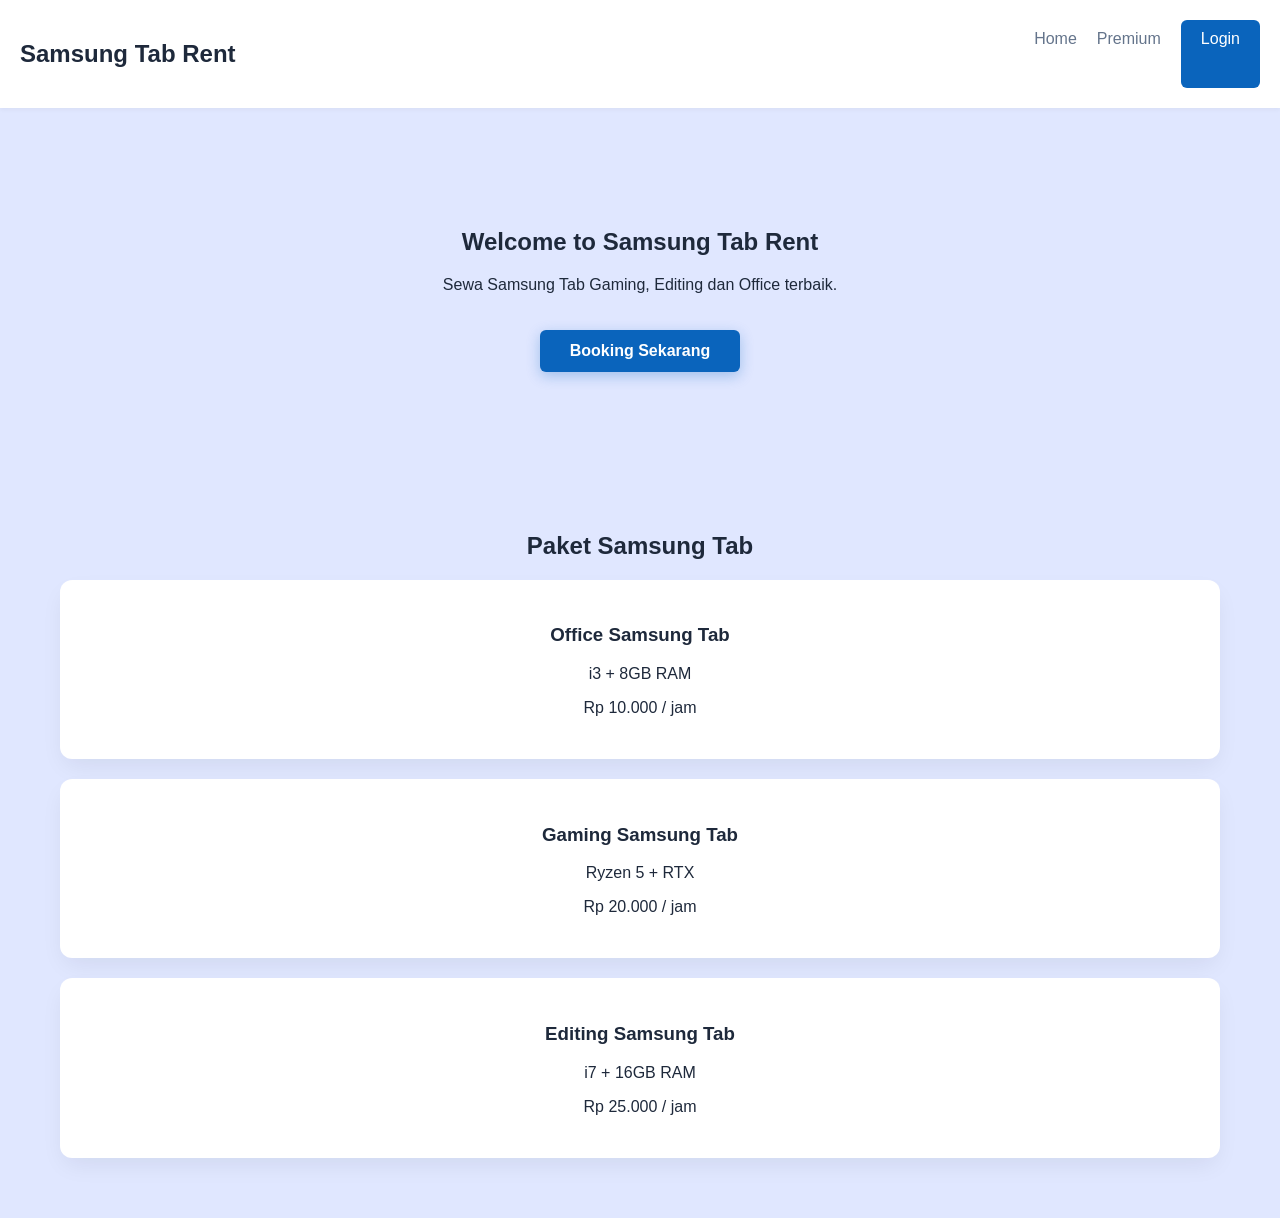
<file: tekno26huh/index.html>
<!DOCTYPE html>
<html lang="en">
<head>
  <meta charset="UTF-8">
  <title>Samsung Tab Rent</title>
  <link rel="stylesheet" href="css/style.css">
</head>
<body>

<nav>
  <h1>Samsung Tab Rent</h1>
  <ul>
    <li><a href="index.html">Home</a></li>
    <li><a href="transaksi.html">Premium</a></li>
    <li><a href="login.html">Login</a></li>
  </ul>
</nav>

<section class="hero">
  <h2>Welcome to Samsung Tab Rent</h2>
  <p>Sewa Samsung Tab Gaming, Editing dan Office terbaik.</p>
  <a href="transaksi.html" class="btn">Booking Sekarang</a>
</section>

<section class="produk">
  <h2>Paket Samsung Tab</h2>

  <div class="card">
    <h3>Office Samsung Tab</h3>
    <p>i3 + 8GB RAM</p>
    <p>Rp 10.000 / jam</p>
  </div>

  <div class="card">
    <h3>Gaming Samsung Tab</h3>
    <p>Ryzen 5 + RTX</p>
    <p>Rp 20.000 / jam</p>
  </div>

  <div class="card">
    <h3>Editing Samsung Tab</h3>
    <p>i7 + 16GB RAM</p>
    <p>Rp 25.000 / jam</p>
  </div>
</section>

</body>
</html>
</file>
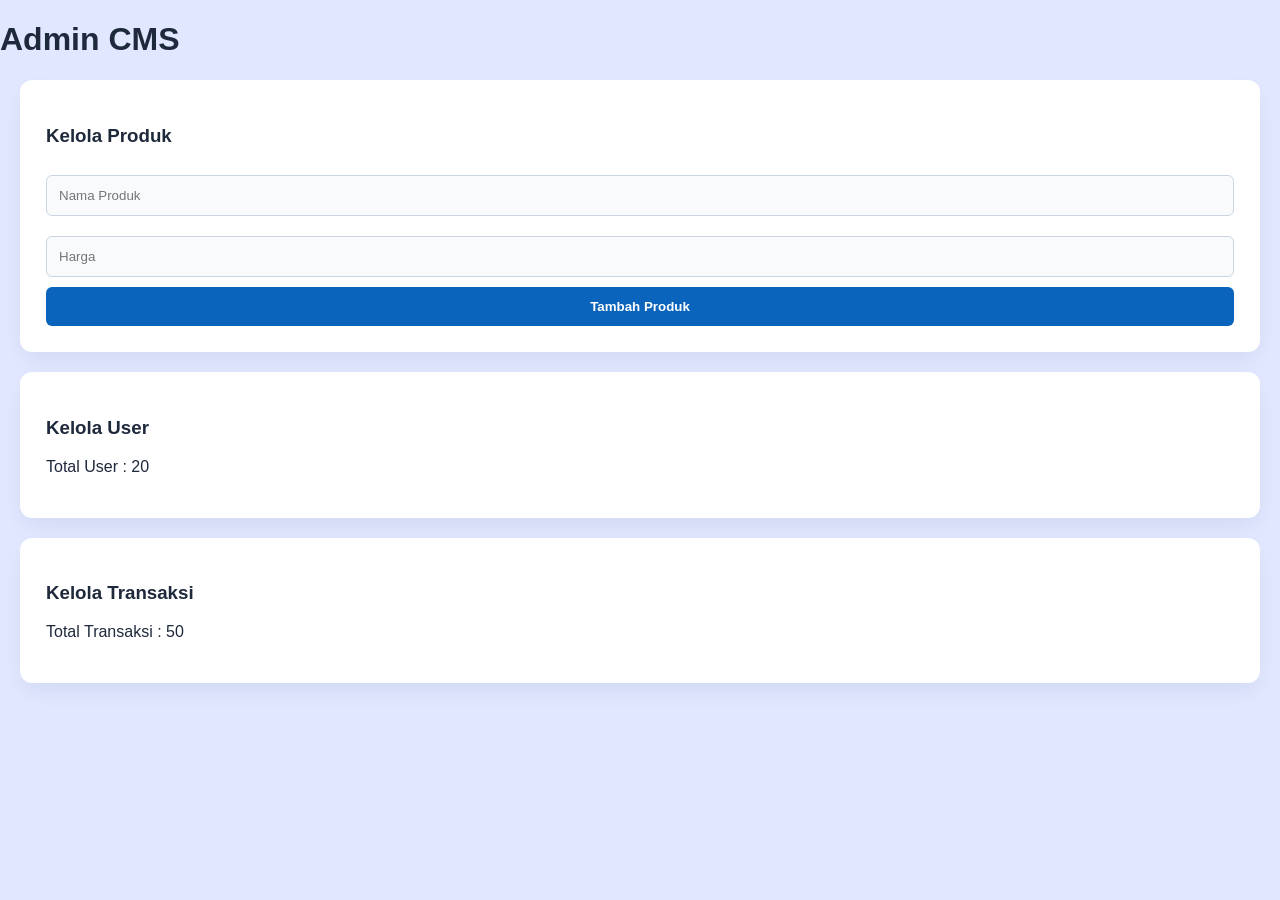
<file: tekno26huh/admin.html>
<!DOCTYPE html>
<html>
<head>
  <title>Admin Dashboard</title>
  <link rel="stylesheet" href="css/style.css">
</head>
<body>

<h1>Admin CMS</h1>

<div class="card">
  <h3>Kelola Produk</h3>

  <input type="text" placeholder="Nama Produk">
  <input type="number" placeholder="Harga">

  <button>Tambah Produk</button>
</div>

<div class="card">
  <h3>Kelola User</h3>
  <p>Total User : 20</p>
</div>

<div class="card">
  <h3>Kelola Transaksi</h3>
  <p>Total Transaksi : 50</p>
</div>

</body>
</html>
</file>
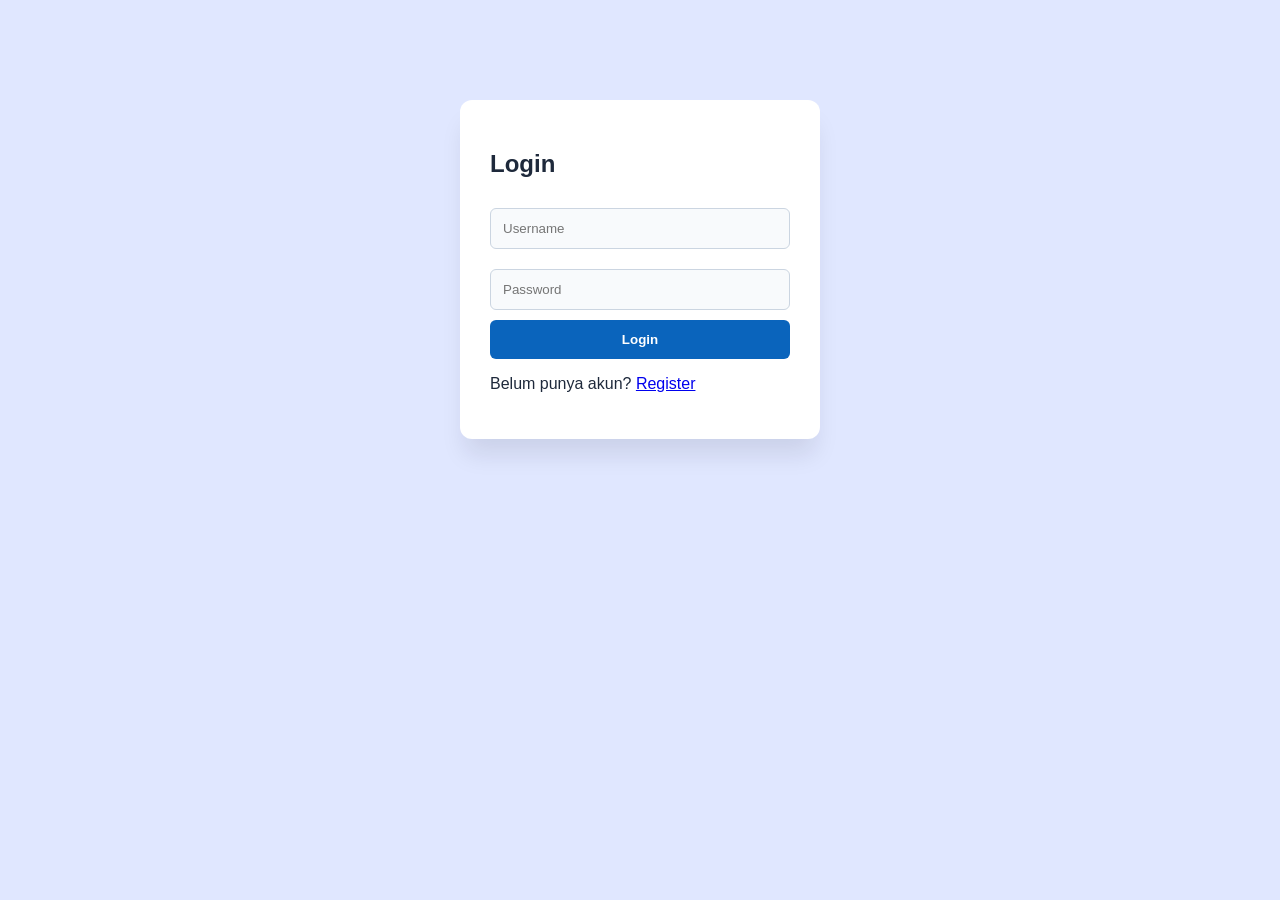
<file: tekno26huh/login.html>
<!DOCTYPE html>
<html>
<head>
  <title>Login</title>
  <link rel="stylesheet" href="css/style.css">
</head>
<body>

<div class="form-container">
  <h2>Login</h2>

  <input type="text" id="username" placeholder="Username">
  <input type="password" id="password" placeholder="Password">

  <button onclick="login()">Login</button>

  <p>Belum punya akun? <a href="register.html">Register</a></p>
</div>

<script src="js/app.js"></script>
</body>
</html>
</file>
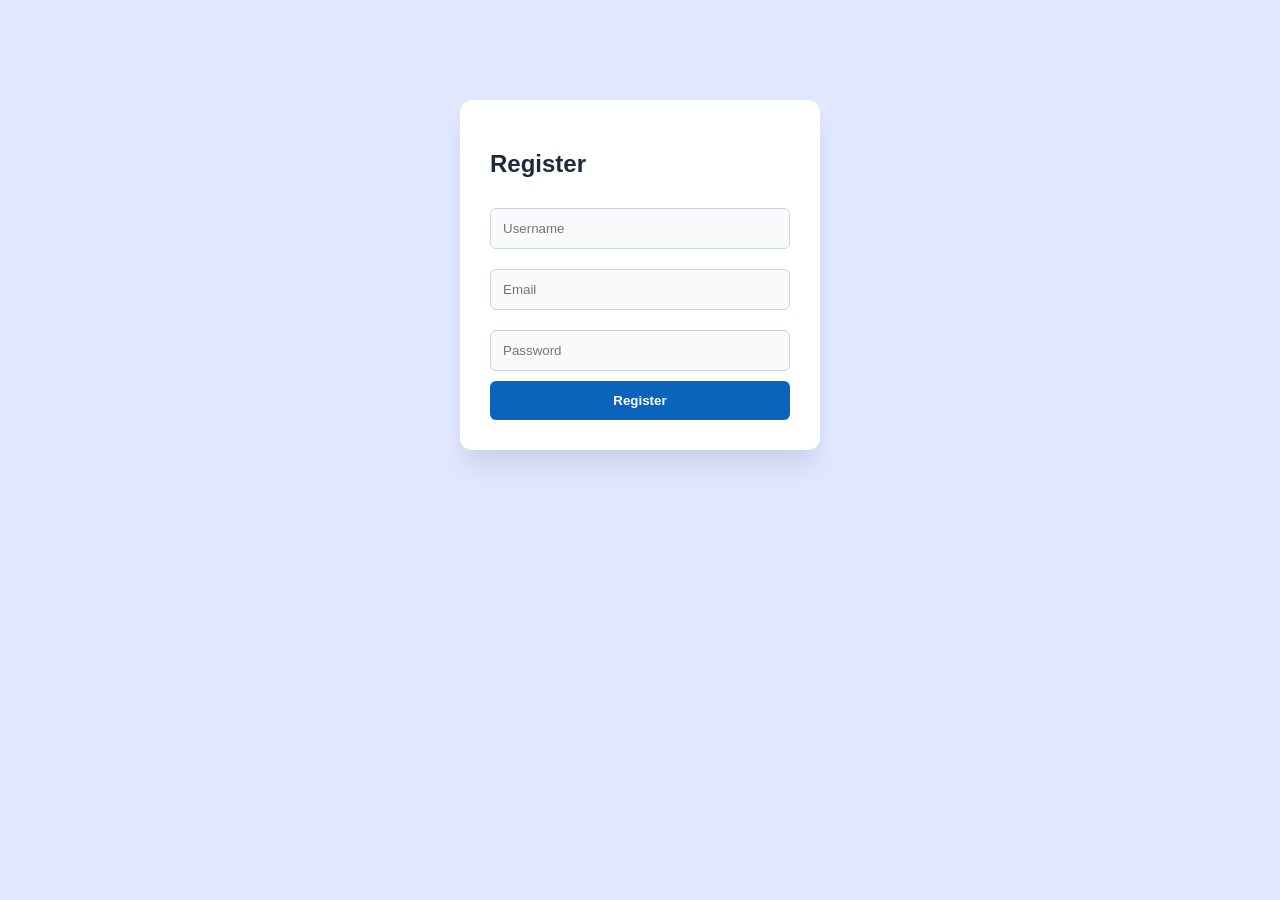
<file: tekno26huh/register.html>
<!DOCTYPE html>
<html>
<head>
  <title>Register</title>
  <link rel="stylesheet" href="css/style.css">
</head>
<body>

<div class="form-container">
  <h2>Register</h2>

  <input type="text" placeholder="Username">
  <input type="email" placeholder="Email">
  <input type="password" placeholder="Password">

  <button>Register</button>
</div>

</body>
</html>
</file>
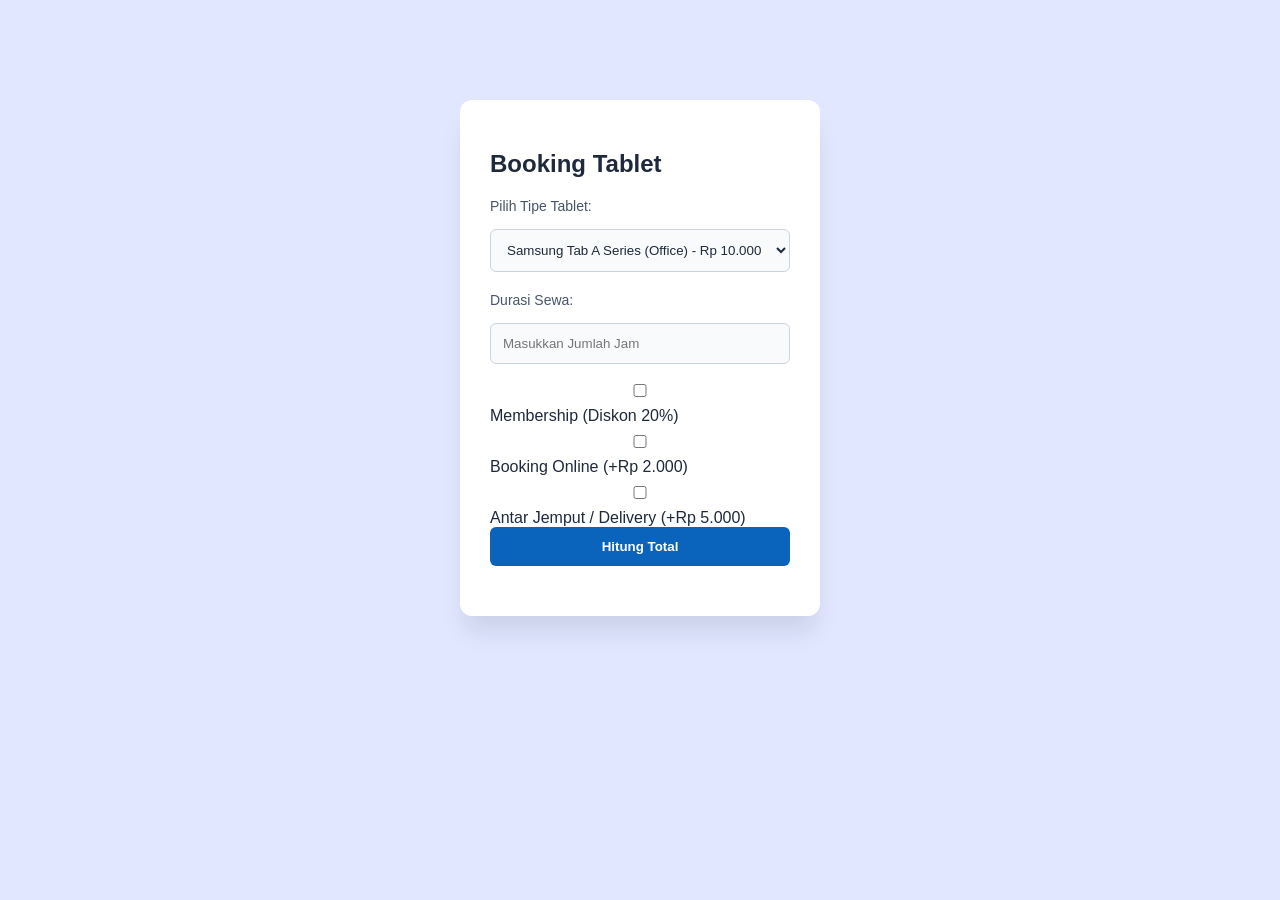
<file: tekno26huh/transaksi.html>
<!DOCTYPE html>
<html lang="id">
<head>
  <meta charset="UTF-8">
  <meta name="viewport" content="width=device-width, initial-scale=1.0">
  <title>Transaksi Rental Tab</title>
  <link rel="stylesheet" href="css/style.css">
</head>
<body>

<div class="form-container">
  <h2>Booking Tablet</h2>

  <label for="paket" style="font-size: 14px; color: #475569; display: block; margin-bottom: 5px;">Pilih Tipe Tablet:</label>
  <select id="paket">
    <option value="10000">Samsung Tab A Series (Office) - Rp 10.000 /jam</option>
    <option value="20000">Samsung Tab S FE Series (Gaming) - Rp 20.000 /jam</option>
    <option value="25000">Samsung Tab S Ultra (Editing/Pro) - Rp 25.000 /jam</option>
  </select>

  <label for="jam" style="font-size: 14px; color: #475569; display: block; margin-bottom: 5px; margin-top: 10px;">Durasi Sewa:</label>
  <input type="number" id="jam" placeholder="Masukkan Jumlah Jam" min="1">

  <div class="checkbox-group">
    <label class="checkbox-label">
      <input type="checkbox" id="member">
      <span>Membership (Diskon 20%)</span>
    </label>

    <label class="checkbox-label">
      <input type="checkbox" id="booking">
      <span>Booking Online (+Rp 2.000)</span>
    </label>

    <label class="checkbox-label">
      <input type="checkbox" id="delivery">
      <span>Antar Jemput / Delivery (+Rp 5.000)</span>
    </label>
  </div>

  <button onclick="checkout()">Hitung Total</button>

  <div id="hasil-box" style="margin-top: 20px; text-align: center;">
    <h3 id="hasil" style="color: #0063C6; margin: 0; font-size: 20px;"></h3>
  </div>
</div>

<script src="js/app.js"></script>
</body>
</html>
</file>
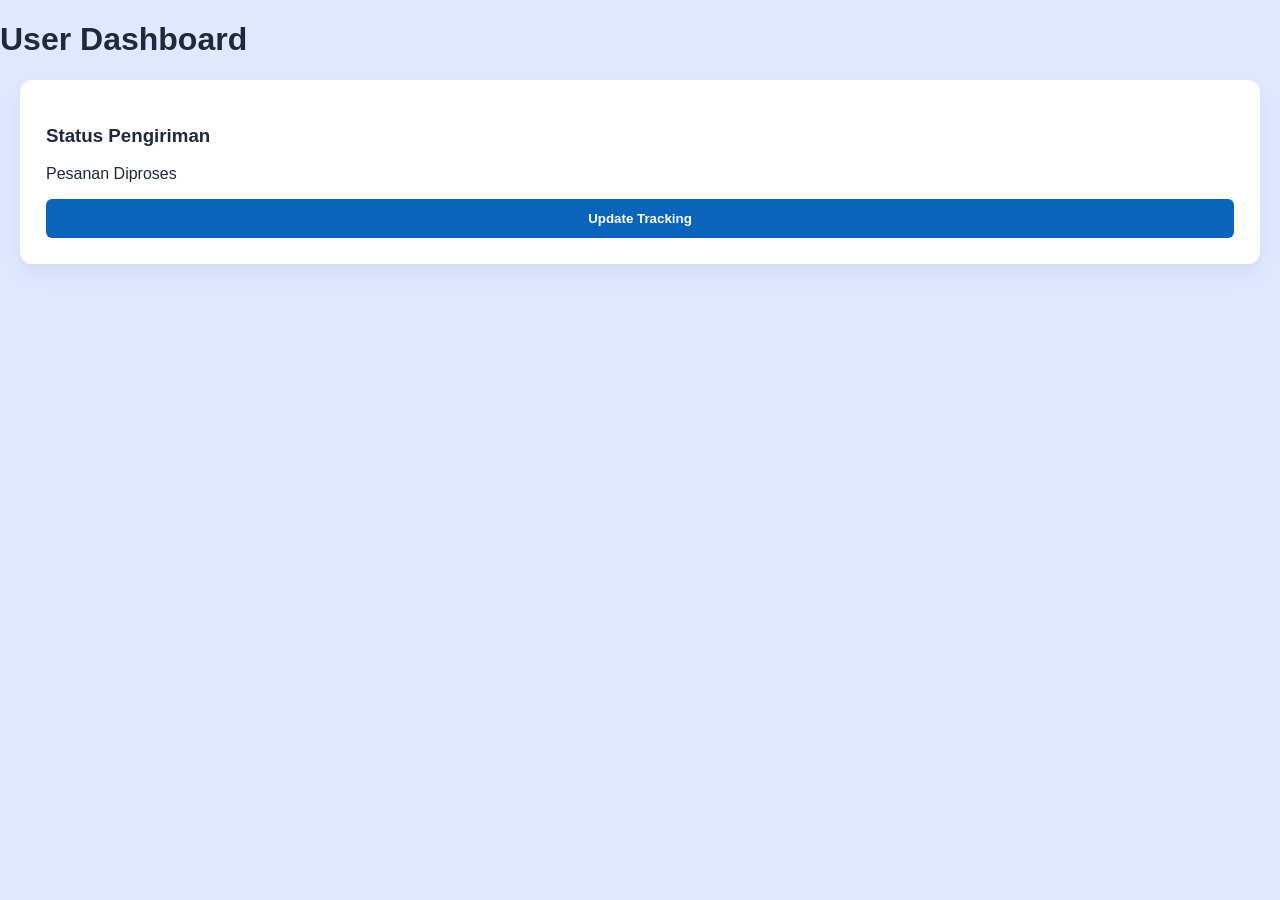
<file: tekno26huh/user.html>
<!DOCTYPE html>
<html>
<head>
  <title>User Dashboard</title>
  <link rel="stylesheet" href="css/style.css">
</head>
<body>

<h1>User Dashboard</h1>

<div class="card">
  <h3>Status Pengiriman</h3>
  <p id="tracking">Pesanan Diproses</p>

  <button onclick="updateTracking()">
    Update Tracking
  </button>
</div>

<script src="js/app.js"></script>
</body>
</html>
</file>
<file: tekno26huh/css/style.css>
body {
  font-family: Arial, sans-serif; /* Rekomendasi: Ganti ke 'Outfit' atau 'Inter' nanti */
  background: #E0E7FF; /* Tetap pakai soft blue pilihanmu */
  color: #1E293B;      /* Diubah dari #333 ke Slate Blue tua agar lebih menyatu dengan tema biru */
  margin: 0;
}

nav {
  display: flex;
  justify-content: space-between;
  padding: 20px;
  background: #FFFFFF; /* Diubah ke putih bersih agar navbar terlihat clean */
  box-shadow: 0 2px 4px rgba(15, 23, 42, 0.04); /* Soft shadow biar elegan */
}

nav ul {
  display: flex;
  list-style: none;
  margin: 0;
  padding: 0;
}

nav ul li {
  margin-left: 20px;
  background-color: transparent; /* DIHAPUS warna birunya, biar menu nav tidak kotak-kotak kaku */
  padding: 10px 0; /* Disesuaikan agar rapi tanpa background box */
}

nav a {
  color: #64748B; /* Warna abu-abu kebiruan yang soft untuk menu biasa */
  text-decoration: none;
  font-weight: 500;
  transition: color 0.2s;
}

nav a:hover {
  color: #0A64BC; /* Berubah jadi Biru Samsung saat di-hover */
}

/* Khusus untuk menu LOGIN di navbar, kita buat bentuk tombol tersendiri agar estetik */
nav ul li:last-child {
  background-color: #0A64BC; /* Tombol Login pakai warna utama */
  padding: 10px 20px;
  border-radius: 6px;
  transition: background 0.2s;
}

nav ul li:last-child a {
  color: #FFFFFF; /* Teks login jadi putih bersih */
}

nav ul li:last-child:hover {
  background-color: #2563EB; /* Efek hover tombol login */
}

.hero {
  text-align: center;
  padding: 100px 20px;
}

/* Memperbaiki konflik pewarnaan di tombol hero */
.hero a.btn {
  display: inline-block;
  margin-top: 20px;
  border-radius: 6px;
  padding: 12px 30px; /* Padding disesuaikan agar proporsinya pas */
  background: #0A64BC; /* Warna Biru Samsung */
  color: #FFFFFF;
  text-decoration: none;
  font-weight: 600;
  box-shadow: 0 4px 14px rgba(10, 100, 188, 0.3); /* Efek glow biru yang soft */
  transition: background 0.2s, transform 0.2s;
}

.hero a.btn:hover {
  background: #2563EB;
  transform: translateY(-1px); /* Efek naik sedikit saat di-hover, super soft */
}

/* Class .btn umum jika dipakai di tempat lain */
.btn {
  background: #0A64BC;
  padding: 10px 20px;
  color: white;
  text-decoration: none;
}

.produk {
  padding: 40px;
  text-align: center;
}

.card {
  background: #FFFFFF; /* Diubah ke putih bersih agar kontras dengan background utama */
  padding: 25px;
  margin: 20px;
  border-radius: 12px;
  box-shadow: 0 10px 25px -5px rgba(15, 23, 42, 0.08); /* Shadow super lembut, bikin card estetik */
  border: 1px solid rgba(255, 255, 255, 0.7); /* Border tipis samar-samar */
}

.form-container {
  width: 300px;
  margin: 100px auto;
  background: #FFFFFF; /* Diubah ke putih bersih */
  padding: 30px;
  border-radius: 12px;
  box-shadow: 0 20px 25px -5px rgba(15, 23, 42, 0.1);
}

input, select {
  width: 100%;
  padding: 12px;
  margin: 10px 0;
  box-sizing: border-box; /* Mencegah input bablas keluar card */
  border: 1px solid #CBD5E1; /* Border abu-abu soft, tidak hitam kaku */
  background: #F8FAFC; /* Background input agak mati sedikit biar clean */
  border-radius: 6px;
  color: #1E293B;
  outline: none;
  transition: border-color 0.2s;
}

input:focus, select:focus {
  border-color: #0A64BC; /* Saat diklik, border berubah jadi biru */
}

button {
  width: 100%;
  padding: 12px;
  background: #0A64BC; /* Disamakan dengan warna utama */
  border: none;
  color: white;
  font-weight: 600;
  border-radius: 6px;
  cursor: pointer;
  transition: background 0.2s;
}

button:hover {
  background: #2563EB;
}
</file>
